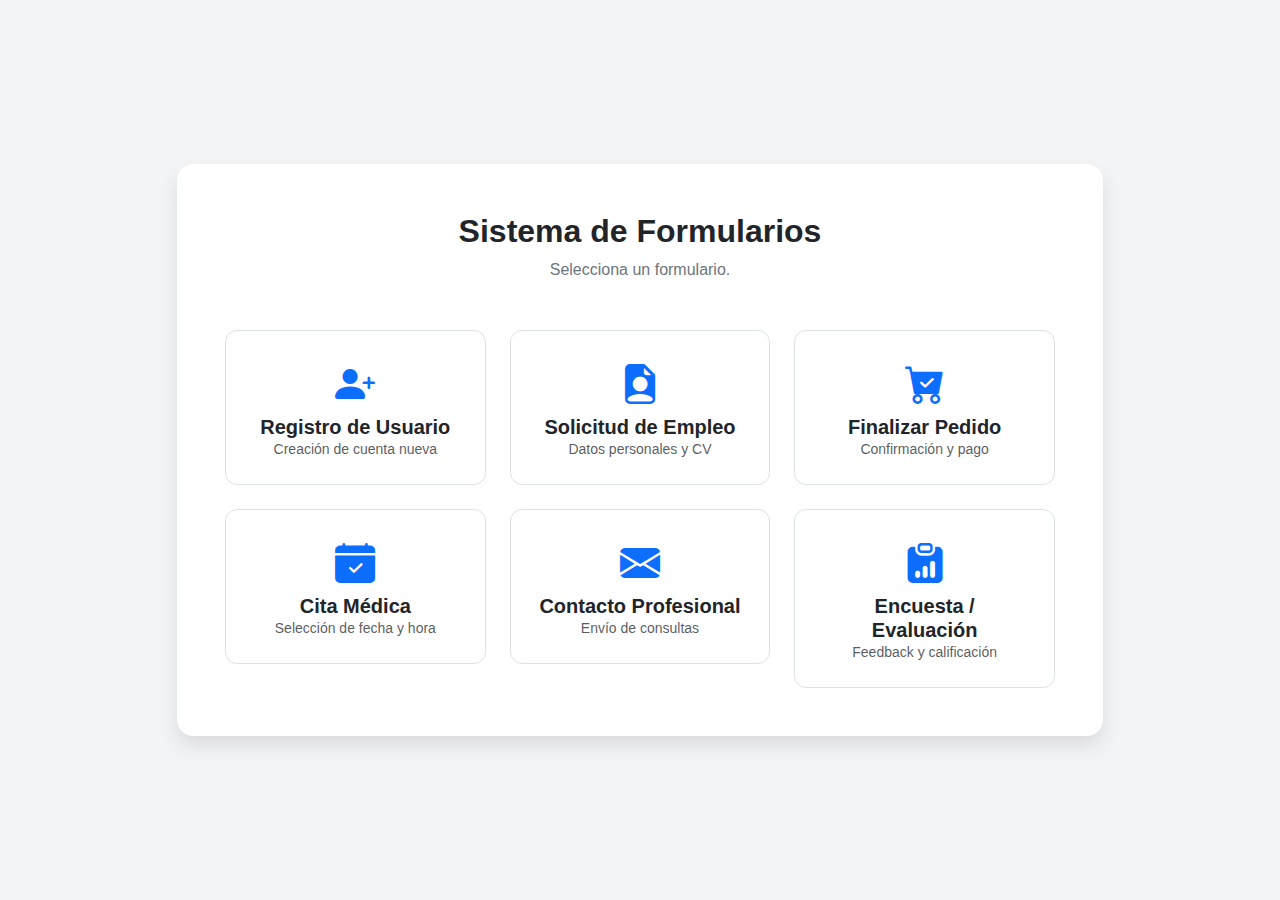
<file: index.html>
<!DOCTYPE html>
<html lang="es">
<head>
    <meta charset="UTF-8">
    <meta name="viewport" content="width=device-width, initial-scale=1.0">
    <title>Menú Principal de Formularios</title>
    <link href="https://cdn.jsdelivr.net/npm/bootstrap@5.3.3/dist/css/bootstrap.min.css" rel="stylesheet" crossorigin="anonymous">

    <!-- Iconos de Bootstrap -->
    <link rel="stylesheet" href="https://cdn.jsdelivr.net/npm/bootstrap-icons@1.11.3/font/bootstrap-icons.min.css">
    <link rel="stylesheet" href="css/menu.css">

</head>
<body class="d-flex align-items-center justify-content-center min-vh-100 p-4">
<header>
    
</header>
   
    <div class="container">
        <div class="row justify-content-center">
            <div class="col-12 col-xl-10">
                <div class="menu-card">

                 
                    <h1 class="h2 fw-bold text-dark text-center mb-2">
                        Sistema de Formularios
                    </h1>
                    <p class="text-center text-secondary mb-5">
                        Selecciona un formulario.
                    </p>

                   
                    <div class="row row-cols-1 row-cols-md-2 row-cols-lg-3 g-4">
                        
                        <div class="col">
                            <a href="views/formulario_registro.html" class="link-card text-center">
                                <div class="link-card-body">
                                    <i class="bi bi-person-plus-fill icon-box"></i>
                                    <h5 class="fw-bold mb-0 text-dark">Registro de Usuario</h5>
                                    <p class="small text-muted mb-0">Creación de cuenta nueva</p>
                                </div>
                            </a>
                        </div>

                        <div class="col">
                            <a href="views/formulario_solicitud_empleo.html" class="link-card text-center">
                                <div class="link-card-body">
                                    <i class="bi bi-file-earmark-person-fill icon-box"></i>
                                    <h5 class="fw-bold mb-0 text-dark">Solicitud de Empleo</h5>
                                    <p class="small text-muted mb-0">Datos personales y CV</p>
                                </div>
                            </a>
                        </div>

                        <div class="col">
                            <a href="views/formulario_pedido.html" class="link-card text-center">
                                <div class="link-card-body">
                                    <i class="bi bi-cart-check-fill icon-box"></i>
                                    <h5 class="fw-bold mb-0 text-dark">Finalizar Pedido</h5>
                                    <p class="small text-muted mb-0">Confirmación y pago</p>
                                </div>
                            </a>
                        </div>

                        <div class="col">
                            <a href="views/citamedica.html" class="link-card text-center">
                                <div class="link-card-body">
                                    <i class="bi bi-calendar-check-fill icon-box"></i>
                                    <h5 class="fw-bold mb-0 text-dark">Cita Médica</h5>
                                    <p class="small text-muted mb-0">Selección de fecha y hora</p>
                                </div>
                            </a>
                        </div>

                        <div class="col">
                            <a href="views/formulario_contacto.html" class="link-card text-center">
                                <div class="link-card-body">
                                    <i class="bi bi-envelope-fill icon-box"></i>
                                    <h5 class="fw-bold mb-0 text-dark">Contacto Profesional</h5>
                                    <p class="small text-muted mb-0">Envío de consultas</p>
                                </div>
                            </a>
                        </div>

                        <div class="col">
                            <a href="views/evaluacion.html" class="link-card text-center">
                                <div class="link-card-body">
                                    <i class="bi bi-clipboard-data-fill icon-box"></i>
                                    <h5 class="fw-bold mb-0 text-dark">Encuesta / Evaluación</h5>
                                    <p class="small text-muted mb-0">Feedback y calificación</p>
                                </div>
                            </a>
                        </div>
                        
                    </div>
                   

                </div>
            </div>
        </div>
    </div>
    
    <script src="https://cdn.jsdelivr.net/npm/bootstrap@5.3.3/dist/js/bootstrap.bundle.min.js" crossorigin="anonymous"></script>
</body>
</html>
</file>
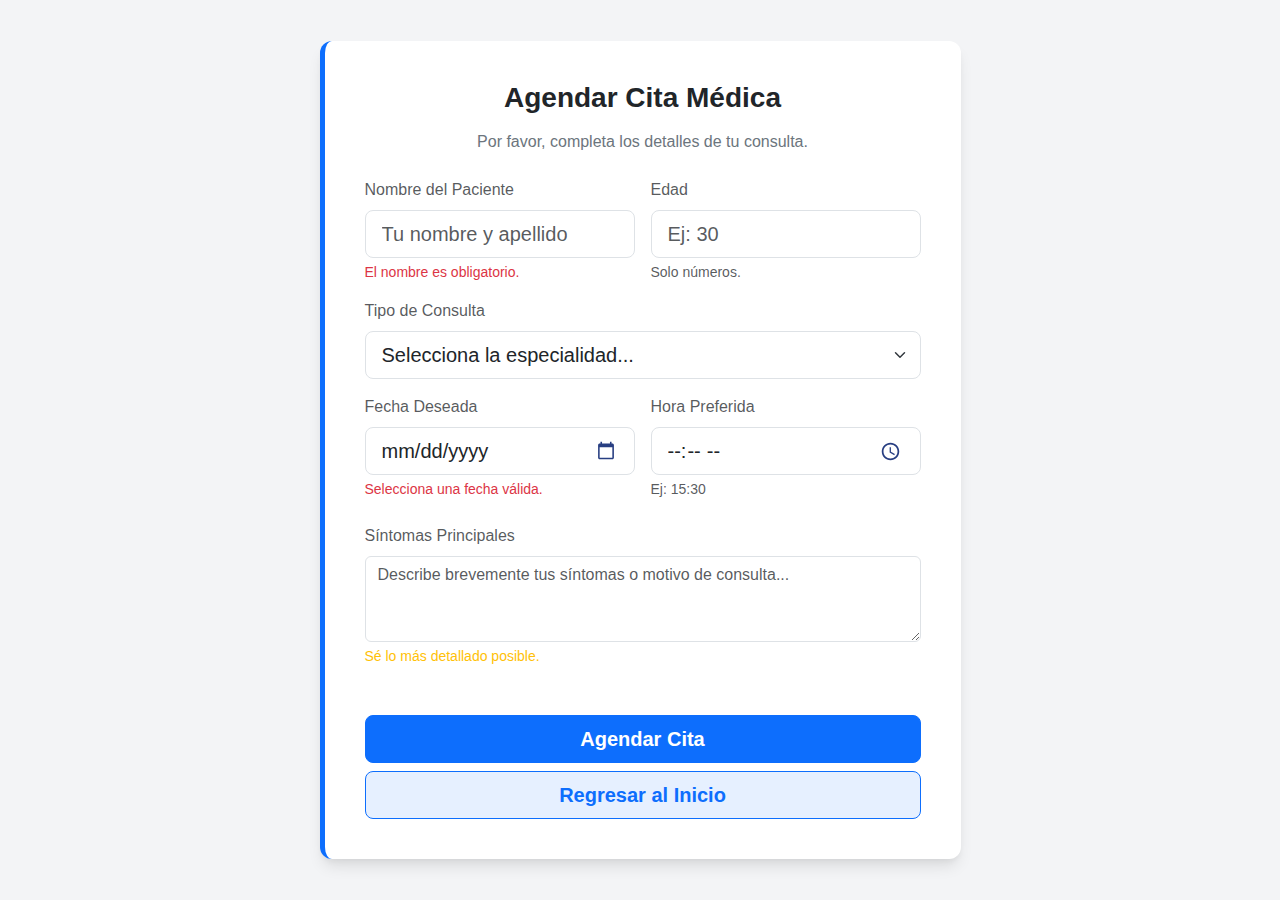
<file: views/citamedica.html>
<!DOCTYPE html>
<html lang="es">
<head>
    <meta charset="UTF-8">
    <meta name="viewport" content="width=device-width, initial-scale=1.0">
    <title>Cita Médica</title>
    
    <link href="https://cdn.jsdelivr.net/npm/bootstrap@5.3.3/dist/css/bootstrap.min.css" rel="stylesheet" crossorigin="anonymous">
    <link rel="stylesheet" href="../css/formularios.css">
</head>
<body class="d-flex align-items-center justify-content-center min-vh-100 p-4">
  
    <div class="container">
        <div class="row justify-content-center">
            <div class="col-12 col-md-8 col-lg-7">
                <div class="form-card">
                    
                    <h1 class="h3 fw-bold text-dark text-center mb-3">
                        Agendar Cita Médica
                    </h1>
                    <p class="text-center text-secondary mb-4">
                        Por favor, completa los detalles de tu consulta.
                    </p>

                    <form action="#" method="POST">                     
                                         
                        <div class="row g-3 mb-3">                            

                            <div class="col-md-6">
                                <label for="nombre_paciente" class="form-label text-muted">Nombre del Paciente</label>
                                <input type="text" id="nombre_paciente" name="nombre_paciente" placeholder="Tu nombre y apellido" required
                                    class="form-control form-control-lg">
                                
                                <div class="invalid-feedback d-block text-danger small" style="display:none;">El nombre es obligatorio.</div>
                            </div>

                            <div class="col-md-6">
                                <label for="edad" class="form-label text-muted">Edad</label>
                                <input type="number" id="edad" name="edad" placeholder="Ej: 30" min="1" max="120" required
                                    class="form-control form-control-lg">
                                <div class="form-text">Solo números.</div>
                            </div>

                        </div>
                    
            
                        <div class="mb-3">
                            <label for="tipo_consulta" class="form-label text-muted">Tipo de Consulta</label>
                            <select id="tipo_consulta" name="tipo_consulta" required
                                class="form-select form-select-lg">
                                <option value="">Selecciona la especialidad...</option>
                                <option value="medicina_general">Medicina General</option>
                                <option value="pediatria">Pediatría</option>
                                <option value="cardiologia">Cardiología</option>
                                <option value="dermatologia">Dermatología</option>
                                <option value="otro">Otro / Control</option>
                            </select>
                        </div>
                        
                    
                        
                        <div class="row g-3 mb-4">
                                                       
                            <div class="col-md-6">
                                <label for="fecha" class="form-label text-muted">Fecha Deseada</label>
                                <input type="date" id="fecha" name="fecha" required
                                    class="form-control form-control-lg">
                                
                                <div class="invalid-feedback d-block text-danger small" style="display:none;">Selecciona una fecha válida.</div>
                            </div>
                        
                           <div class="col-md-6">
                                <label for="hora" class="form-label text-muted">Hora Preferida</label>
                                <input type="time" id="hora" name="hora" required
                                    class="form-control form-control-lg">
                                <div class="form-text">Ej: 15:30</div>
                            </div>
                        </div>

                        
                        <div class="mb-5">
                            <label for="sintomas" class="form-label text-muted">Síntomas Principales</label>
                            <textarea id="sintomas" name="sintomas" rows="3" placeholder="Describe brevemente tus síntomas o motivo de consulta..." required
                                class="form-control"></textarea>
                            
                            <div class="form-text text-warning">Sé lo más detallado posible.</div>
                        </div>
                        
                        
                        <div class="d-grid gap-2">
                            <button type="submit"
                                class="btn btn-custom-primary btn-lg">
                                Agendar Cita
                            </button>
                            <a href="../index.html" 
                               class="btn btn-custom-secondary btn-lg">
                                Regresar al Inicio
                            </a>
                        </div>
                    </form>

                </div>
            </div>
        </div>
    </div>

    <script src="https://cdn.jsdelivr.net/npm/bootstrap@5.3.3/dist/js/bootstrap.bundle.min.js" crossorigin="anonymous"></script>
</body>
</html>
</file>
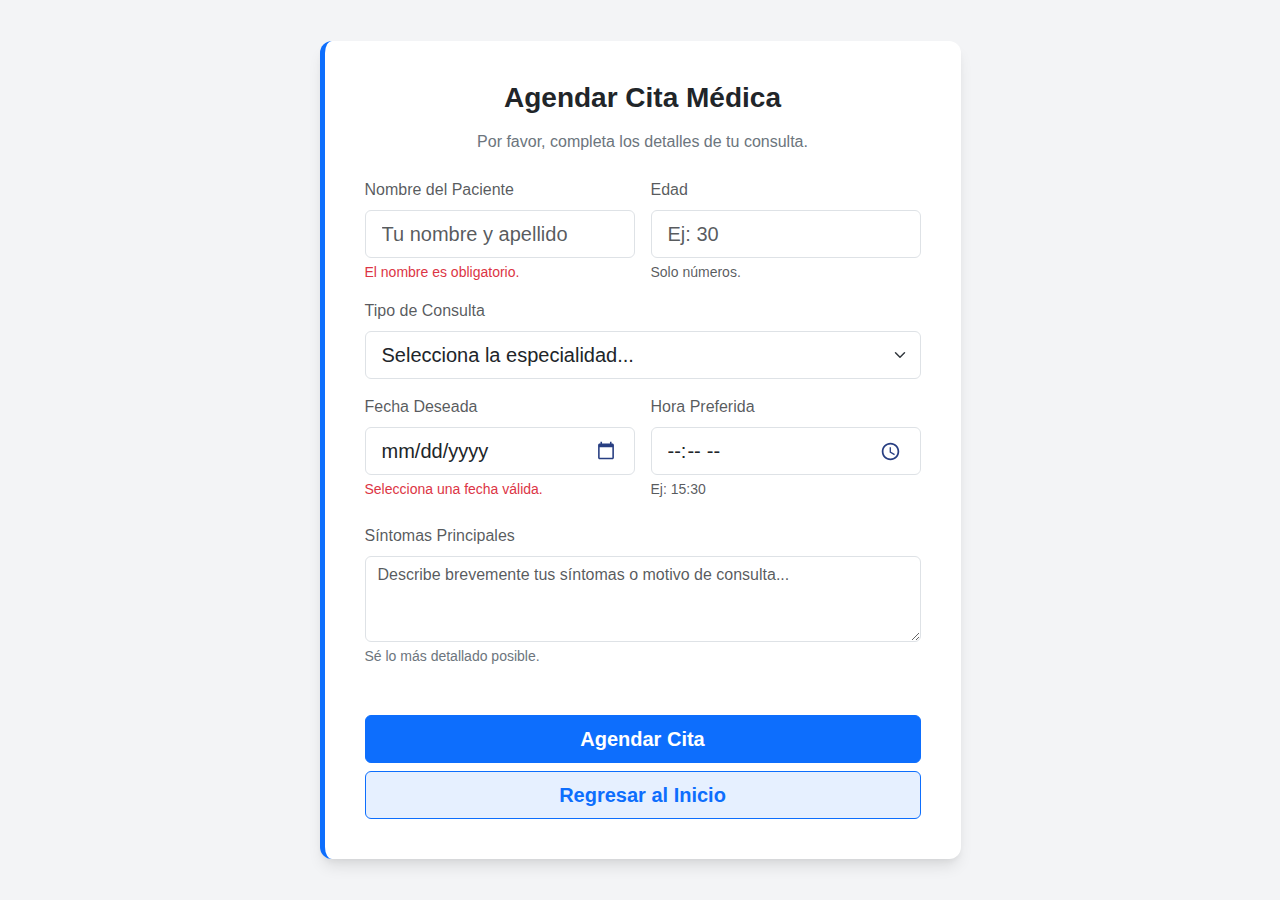
<file: views/evaluacion.html>
<!DOCTYPE html>
<html lang="es">
<head>
    <meta charset="UTF-8">
    <meta name="viewport" content="width=device-width, initial-scale=1.0">
    <title>Agendar Cita Médica</title>
    
    
    <link href="https://cdn.jsdelivr.net/npm/bootstrap@5.3.3/dist/css/bootstrap.min.css" rel="stylesheet" crossorigin="anonymous">
    <link rel="stylesheet" href="../css/formularios.css">
</head>
<body class="d-flex align-items-center justify-content-center min-vh-100 p-4">

    
    <div class="container">
        <div class="row justify-content-center">
            <div class="col-12 col-md-8 col-lg-7">
                <div class="form-card">

                    
                    <h1 class="h3 fw-bold text-dark text-center mb-3">
                        Agendar Cita Médica
                    </h1>
                    <p class="text-center text-secondary mb-4">
                        Por favor, completa los detalles de tu consulta.
                    </p>

                    <form action="#" method="POST">
                        
                        <div class="row g-3 mb-3">
                            <div class="col-md-6">
                                <label for="nombre_paciente" class="form-label text-muted">Nombre del Paciente</label>
                                <input type="text" id="nombre_paciente" name="nombre_paciente" placeholder="Tu nombre y apellido" required
                                    class="form-control form-control-lg rounded">
                                <div class="invalid-feedback d-block text-danger small" style="display:none;">El nombre es obligatorio.</div>
                            </div>

                            
                            <div class="col-md-6">
                                <label for="edad" class="form-label text-muted">Edad</label>
                                <input type="number" id="edad" name="edad" placeholder="Ej: 30" min="1" max="120" required
                                    class="form-control form-control-lg rounded">
                                <div class="form-text">Solo números.</div>
                            </div>
                        </div>
                        
                        
                        <div class="mb-3">
                            <label for="tipo_consulta" class="form-label text-muted">Tipo de Consulta</label>
                            <select id="tipo_consulta" name="tipo_consulta" required
                                class="form-select form-select-lg rounded">
                                <option value="">Selecciona la especialidad...</option>
                                <option value="medicina_general">Medicina General</option>
                                <option value="pediatria">Pediatría</option>
                                <option value="cardiologia">Cardiología</option>
                                <option value="dermatologia">Dermatología</option>
                                <option value="otro">Otro / Control</option>
                            </select>
                        </div>
                        
                        
                        <div class="row g-3 mb-4">
                            <div class="col-md-6">
                                <label for="fecha" class="form-label text-muted">Fecha Deseada</label>
                                <input type="date" id="fecha" name="fecha" required
                                    class="form-control form-control-lg rounded">
                                <div class="invalid-feedback d-block text-danger small" style="display:none;">Selecciona una fecha válida.</div>
                            </div>

                            
                            <div class="col-md-6">
                                <label for="hora" class="form-label text-muted">Hora Preferida</label>
                                <input type="time" id="hora" name="hora" required
                                    class="form-control form-control-lg rounded">
                                <div class="form-text">Ej: 15:30</div>
                            </div>
                        </div>

                        
                        <div class="mb-5">
                            <label for="sintomas" class="form-label text-muted">Síntomas Principales</label>
                            <textarea id="sintomas" name="sintomas" rows="3" placeholder="Describe brevemente tus síntomas o motivo de consulta..." required
                                class="form-control rounded"></textarea>
                            
                            <div class="form-text text-secondary">Sé lo más detallado posible.</div>
                        </div>
                        
                        
                        <div class="d-grid gap-2">
                            <button type="submit"
                                class="btn btn-custom-primary btn-lg rounded">
                                Agendar Cita
                            </button>
                            <a href="../index.html" 
                                class="btn btn-custom-secondary btn-lg rounded">
                                Regresar al Inicio
                            </a>
                        </div>
                    </form>

                </div>
            </div>
        </div>
    </div>

    
    <script src="https://cdn.jsdelivr.net/npm/bootstrap@5.3.3/dist/js/bootstrap.bundle.min.js" crossorigin="anonymous"></script>
</body>
</html>
</file>
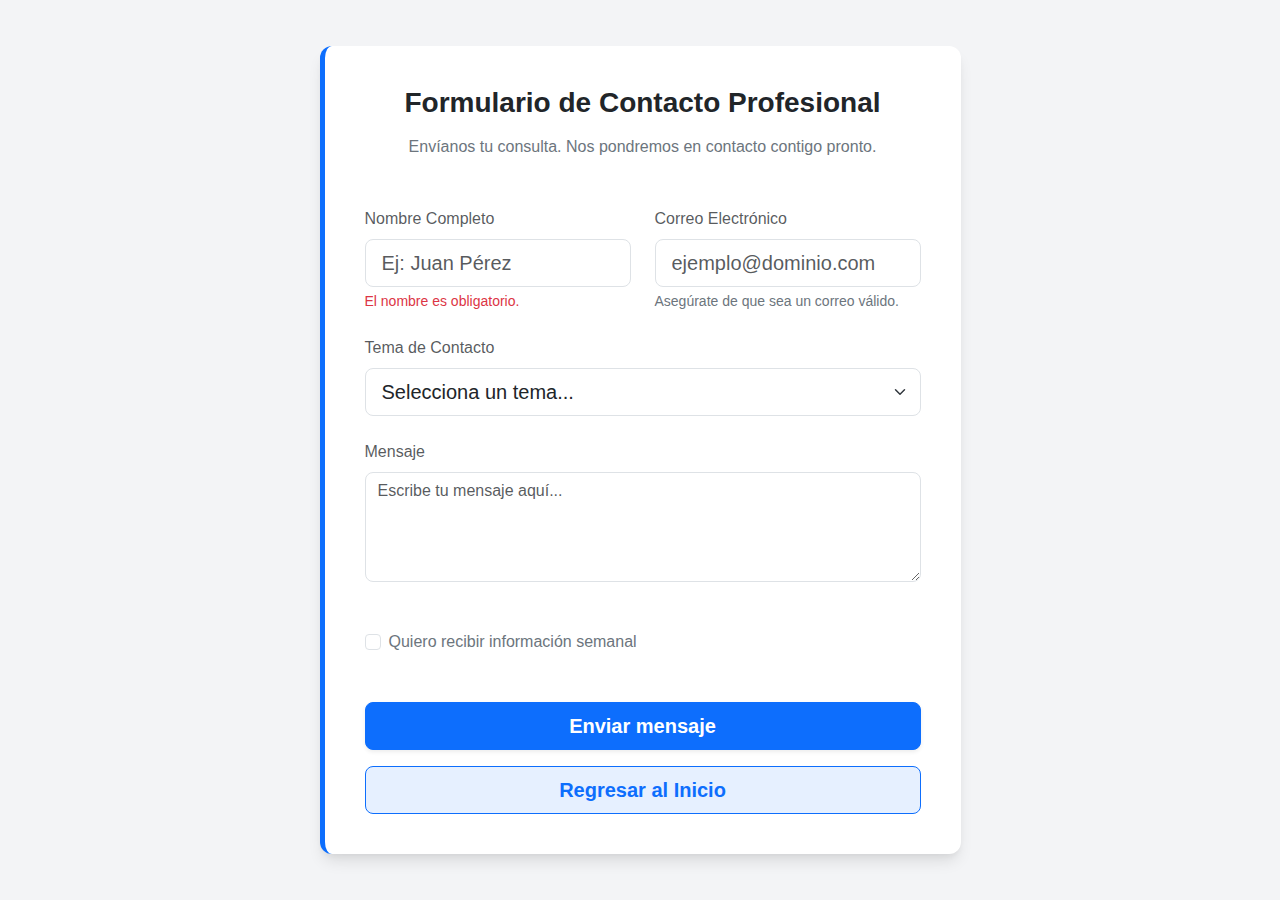
<file: views/formulario_contacto.html>
<!DOCTYPE html>
<html lang="es">
<head>
    <meta charset="UTF-8">
    <meta name="viewport" content="width=device-width, initial-scale=1.0">
    <title>Contacto Profesional</title>
    
  
    <link href="https://cdn.jsdelivr.net/npm/bootstrap@5.3.3/dist/css/bootstrap.min.css" rel="stylesheet" crossorigin="anonymous">
    <link rel="stylesheet" href="../css/formularios.css">
</head>
<body class="d-flex align-items-center justify-content-center min-vh-100 p-4">

    <div class="container">
        <div class="row justify-content-center">
             <div class="col-12 col-md-8 col-lg-7">
                <div class="form-card">

                    <h1 class="h3 fw-bold text-dark text-center mb-3">
                        Formulario de Contacto Profesional
                    </h1>
                    <p class="text-center text-secondary mb-5">
                        Envíanos tu consulta. Nos pondremos en contacto contigo pronto.
                    </p>

                    <form id="contactForm" class="needs-validation" novalidate>
                        <div class="row g-4 mb-4">
                            
                            
                            <div class="col-md-6">
                                <label for="nombre_completo" class="form-label text-muted fw-medium">Nombre Completo</label>
                                <input type="text" id="nombre_completo" name="nombre_completo" placeholder="Ej: Juan Pérez" required
                                    class="form-control form-control-lg rounded-3">
                                <div class="invalid-feedback">
                                    Por favor, ingresa tu nombre completo.
                                </div>
                                <div class="invalid-feedback d-block text-danger small" style="display:none;">El nombre es obligatorio.</div>
                            </div>

                            <div class="col-md-6">
                                <label for="correo" class="form-label text-muted fw-medium">Correo Electrónico</label>
                                <input type="email" id="correo" name="correo" placeholder="ejemplo@dominio.com" required
                                    class="form-control form-control-lg rounded-3">
                                <div class="invalid-feedback">
                                    El formato del correo electrónico no es válido.
                                </div>
                                <div class="form-text text-secondary">Asegúrate de que sea un correo válido.</div>
                            </div>
                        </div>
                        
                   
                        <div class="mb-4">
                            <label for="tema" class="form-label text-muted fw-medium">Tema de Contacto</label>
                            <select id="tema" name="tema" required
                                class="form-select form-select-lg rounded-3">
                                <option value="" disabled selected>Selecciona un tema...</option>
                                <option value="soporte">Soporte Técnico</option>
                                <option value="ventas">Consulta de Ventas</option>
                                <option value="general">Información General</option>
                                <option value="otro">Otro</option>
                            </select>
                            <div class="invalid-feedback">
                                Por favor, selecciona un tema.
                            </div>
                        </div>

                      
                        <div class="mb-5">
                            <label for="mensaje" class="form-label text-muted fw-medium">Mensaje</label>
                            <textarea id="mensaje" name="mensaje" rows="4" placeholder="Escribe tu mensaje aquí..." required
                                class="form-control rounded-3"></textarea>
                            <div class="invalid-feedback">
                                El mensaje no puede estar vacío.
                            </div>
                            <div class="form-text text-success d-none" id="mensaje-valid">¡Mensaje listo para enviar!</div>
                        </div>

                       
                        <div class="form-check mb-5">
                            <input class="form-check-input" type="checkbox" value="" id="newsletter" name="newsletter">
                            <label class="form-check-label text-secondary" for="newsletter">
                                Quiero recibir información semanal
                            </label>
                        </div>

                  
                        <div class="d-grid gap-3">
                            <button type="submit"
                                class="btn btn-custom-primary btn-lg rounded-3 shadow-sm">
                                Enviar mensaje
                            </button>
                            <a href="../index.html" 
                               class="btn btn-custom-secondary btn-lg">
                                Regresar al Inicio
                            </a>
                        </div>
                    </form>

                </div>
            </div>
        </div>
    </div>

   
    <div class="modal fade" id="successModal" tabindex="-1" aria-labelledby="successModalLabel" aria-hidden="true">
        <div class="modal-dialog modal-dialog-centered">
            <div class="modal-content border-0 rounded-4 shadow-lg">
                <div class="modal-body p-4 text-center">
                    <svg class="mb-3" style="color: var(--bs-primary-color);" width="50" height="50" viewBox="0 0 24 24" fill="none" stroke="currentColor" stroke-width="2" stroke-linecap="round" stroke-linejoin="round">
                        <path d="M22 11.08V12a10 10 0 1 1-5.93-9.14"></path>
                        <polyline points="22 4 12 14.01 9 11.01"></polyline>
                    </svg>
                    <h5 class="modal-title fw-bold" id="successModalLabel">¡Mensaje Enviado!</h5>
                    <p class="text-secondary small mt-2">Tu consulta ha sido enviada con éxito. Nos pondremos en contacto contigo pronto.</p>
                </div>
                <div class="modal-footer justify-content-center border-0 p-3">
                    <button type="button" class="btn btn-custom-primary rounded-3" data-bs-dismiss="modal">Cerrar</button>
                </div>
            </div>
        </div>
    </div>


    <script src="https://cdn.jsdelivr.net/npm/bootstrap@5.3.3/dist/js/bootstrap.bundle.min.js" crossorigin="anonymous"></script>

</body>
</html>
</file>
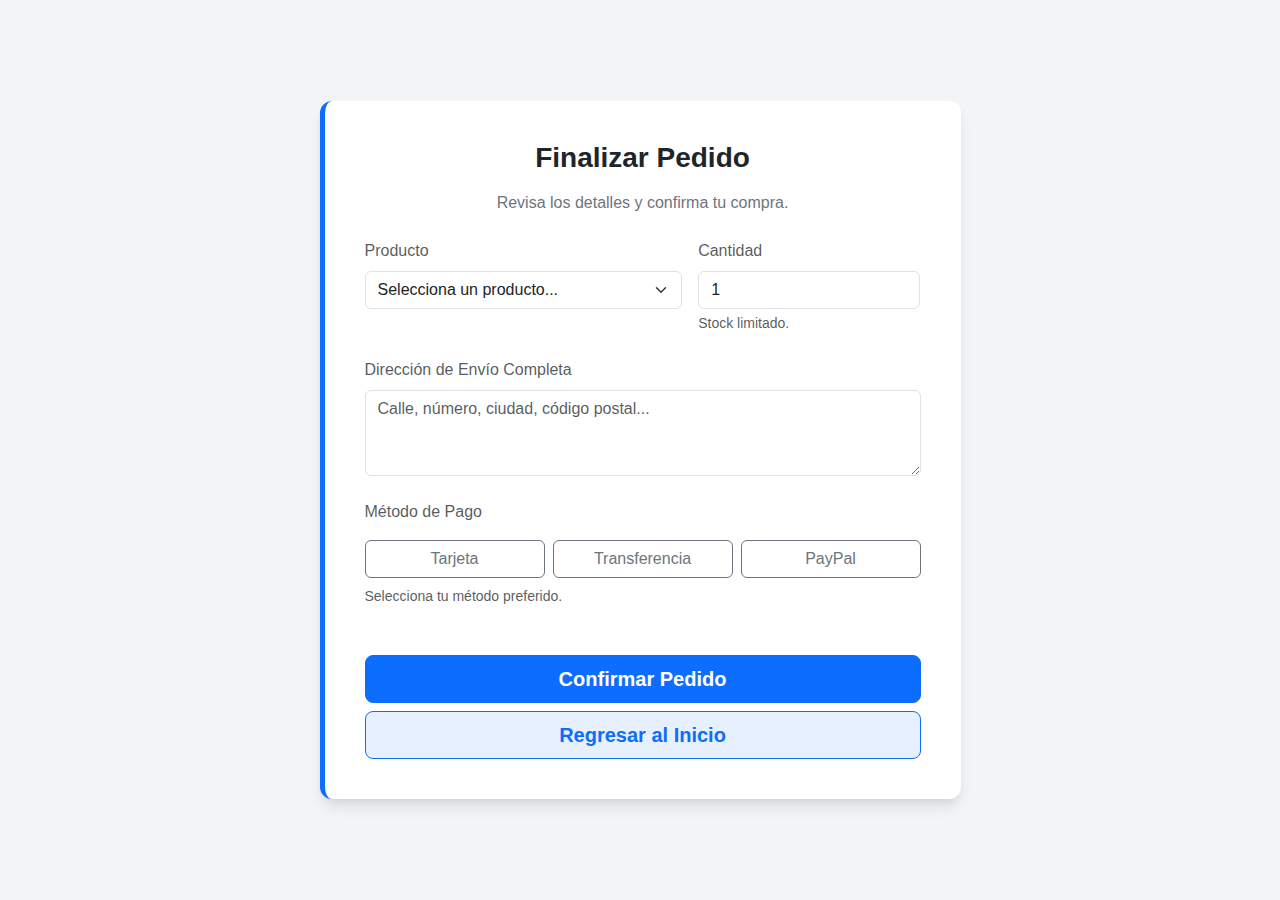
<file: views/formulario_pedido.html>
<!DOCTYPE html>
<html lang="es">
<head>
    <meta charset="UTF-8">
    <meta name="viewport" content="width=device-width, initial-scale=1.0">
    <title>Confirmación de Pedido</title>
    <link href="https://cdn.jsdelivr.net/npm/bootstrap@5.3.3/dist/css/bootstrap.min.css" rel="stylesheet" crossorigin="anonymous">
   <link rel="stylesheet" href="../css/formularios.css">
</head>
<body class="d-flex align-items-center justify-content-center min-vh-100 p-4">

    <div class="container">
        <div class="row justify-content-center">
             <div class="col-12 col-md-8 col-lg-7">
                <div class="form-card">

                    <h1 class="h3 fw-bold text-dark text-center mb-3">
                        Finalizar Pedido
                    </h1>
                    <p class="text-center text-secondary mb-4">
                        Revisa los detalles y confirma tu compra.
                    </p>

                    <form action="#" method="POST">
                        <div class="row g-3 mb-4">
                            
                            <div class="col-md-7">
                                <label for="producto" class="form-label text-muted">Producto</label>
                                <select id="producto" name="producto" required
                                    class="form-select">
                                    <option value="">Selecciona un producto...</option>
                                    <option value="libro">Libro: Crónicas del Silencio</option>
                                    <option value="camiseta">Camiseta de Algodón Premium</option>
                                    <option value="cafe">Bolsa de Café Especial</option>
                                    <option value="accesorio">Accesorio Electrónico</option>
                                </select>
                                <div class="invalid-feedback">Debes seleccionar un producto.</div>
                            </div>

                            <div class="col-md-5">
                                <label for="cantidad" class="form-label text-muted">Cantidad</label>
                                <input type="number" id="cantidad" name="cantidad" placeholder="Mínimo 1" min="1" max="100" value="1" required
                                    class="form-control">
                                <div class="form-text">Stock limitado.</div>
                            </div>

                        </div>
                        
                        <div class="mb-4">
                            <label for="direccion" class="form-label text-muted">Dirección de Envío Completa</label>
                            <textarea id="direccion" name="direccion" rows="3" placeholder="Calle, número, ciudad, código postal..." required
                                class="form-control"></textarea>
                        </div>

                        <div class="mb-5">
                            <label class="form-label text-muted mb-3 d-block">Método de Pago</label>
                            <div class="row g-2">
                                
                                <div class="col-4">
                                    <input type="radio" class="btn-check" name="metodo_pago" id="pago_tarjeta" value="tarjeta" required>
                                    <label class="btn btn-outline-custom w-100 btn-outline-secondary" for="pago_tarjeta">Tarjeta</label>
                                </div>

                           
                                <div class="col-4">
                                    <input type="radio" class="btn-check" name="metodo_pago" id="pago_transferencia" value="transferencia">
                                    <label class="btn btn-outline-custom w-100 btn-outline-secondary" for="pago_transferencia">Transferencia</label>
                                </div>

                              
                                <div class="col-4">
                                    <input type="radio" class="btn-check" name="metodo_pago" id="pago_paypal" value="paypal">
                                    <label class="btn btn-outline-custom w-100 btn-outline-secondary" for="pago_paypal">PayPal</label>
                                </div>
                            </div>
                            <div class="form-text mt-2">Selecciona tu método preferido.</div>
                        </div>
                        
                        
                        <div class="d-grid gap-2">
                            <button type="submit"
                                class="btn btn-custom-primary btn-lg">
                                Confirmar Pedido
                                
                            </button>
                            <a href="../index.html" 
                               class="btn btn-custom-secondary btn-lg">
                                Regresar al Inicio
                                </a>
                        </div>
                    </form>

                </div>
            </div>
        </div>
    </div>
    
   
    <script src="https://cdn.jsdelivr.net/npm/bootstrap@5.3.3/dist/js/bootstrap.bundle.min.js" crossorigin="anonymous"></script>
</body>
</html>
</file>
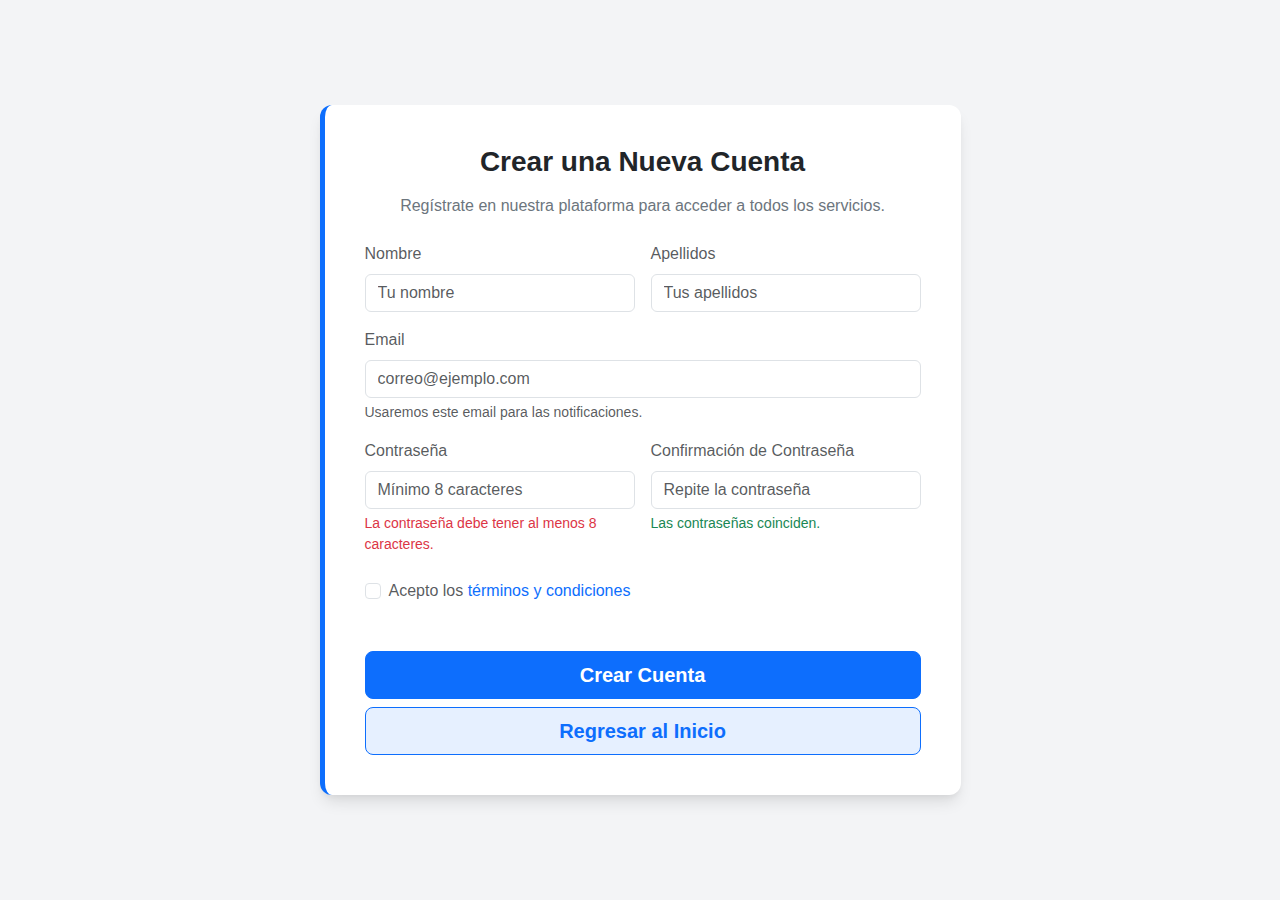
<file: views/formulario_registro.html>
<!DOCTYPE html>
<html lang="es">
<head>
    <meta charset="UTF-8">
    <meta name="viewport" content="width=device-width, initial-scale=1.0">
    <title>Registro de Usuario</title>
  
    <link href="https://cdn.jsdelivr.net/npm/bootstrap@5.3.3/dist/css/bootstrap.min.css" rel="stylesheet" crossorigin="anonymous">
     <link rel="stylesheet" href="../css/formularios.css">
</head>
<body class="d-flex align-items-center justify-content-center min-vh-100 p-4">


    <div class="container">
        <div class="row justify-content-center">
             <div class="col-12 col-md-8 col-lg-7">
                <div class="form-card">

                    <h1 class="h3 fw-bold text-dark text-center mb-3">
                        Crear una Nueva Cuenta
                    </h1>
                    <p class="text-center text-secondary mb-4">
                        Regístrate en nuestra plataforma para acceder a todos los servicios.
                    </p>

                    <form action="#" method="POST">
                        
                       
                        <div class="row g-3 mb-3">
                            
                            
                            <div class="col-md-6">
                                <label for="nombre" class="form-label text-muted">Nombre</label>
                                <input type="text" id="nombre" name="nombre" placeholder="Tu nombre" required
                                    class="form-control">
                            </div>

                           
                            <div class="col-md-6">
                                <label for="apellidos" class="form-label text-muted">Apellidos</label>
                                <input type="text" id="apellidos" name="apellidos" placeholder="Tus apellidos" required
                                    class="form-control">
                            </div>
                        </div>
                        
                       
                        <div class="mb-3">
                            <label for="email" class="form-label text-muted">Email</label>
                            <input type="email" id="email" name="email" placeholder="correo@ejemplo.com" required
                                class="form-control">
                            <div class="form-text">Usaremos este email para las notificaciones.</div>
                        </div>

                       
                        <div class="row g-3 mb-4">
                            
                            <div class="col-md-6">
                                <label for="password" class="form-label text-muted">Contraseña</label>
                                <input type="password" id="password" name="password" required
                                    class="form-control" placeholder="Mínimo 8 caracteres">
                             
                                <div class="invalid-feedback d-block text-danger small">
                                    La contraseña debe tener al menos 8 caracteres.
                                </div>
                            </div>

                           
                            <div class="col-md-6">
                                <label for="confirm_password" class="form-label text-muted">Confirmación de Contraseña</label>
                                <input type="password" id="confirm_password" name="confirm_password" required
                                    class="form-control" placeholder="Repite la contraseña">
                             
                                <div class="valid-feedback d-block text-success small">
                                    Las contraseñas coinciden.
                                </div>
                            </div>
                        </div>

                      
                        <div class="mb-5 form-check">
                            <input id="terminos" name="terminos" type="checkbox" required
                                class="form-check-input">
                            <label for="terminos" class="form-check-label text-muted">
                                Acepto los <a href="#" class="text-decoration-none text-primary">términos y condiciones</a>
                            </label>
                        </div>

                      
                        <div class="d-grid gap-2">
                            <button type="submit"
                                class="btn btn-custom-primary btn-lg">
                                Crear Cuenta
                            </button>
                          
                            <a href="../index.html" 
                               class="btn btn-custom-secondary btn-lg">
                                Regresar al Inicio
                            </a>
                        </div>
                    </form>

                </div>
            </div>
        </div>
    </div>

   
    <script src="https://cdn.jsdelivr.net/npm/bootstrap@5.3.3/dist/js/bootstrap.bundle.min.js" crossorigin="anonymous"></script>
</body>
</html>
</file>
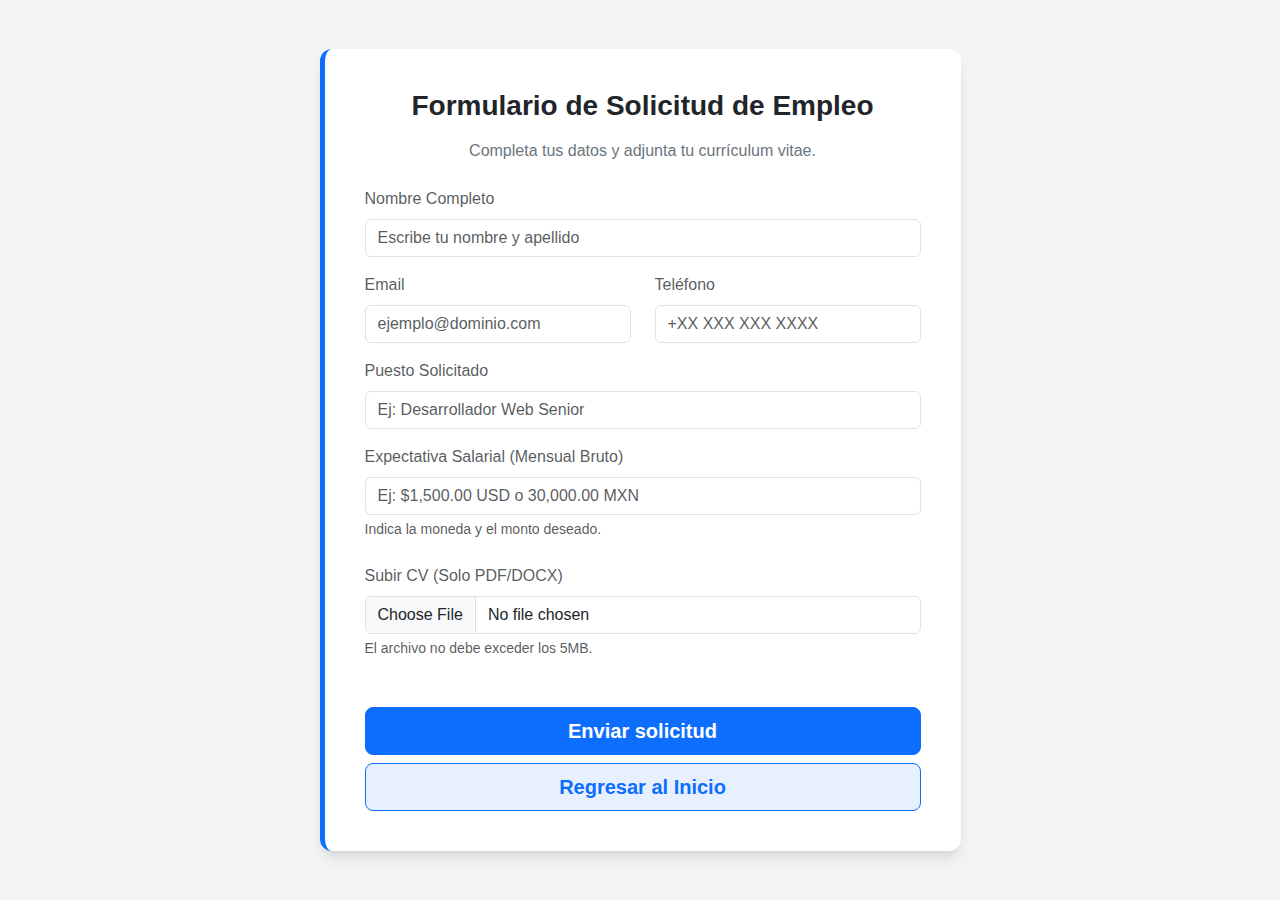
<file: views/formulario_solicitud_empleo.html>
<!DOCTYPE html>
<html lang="en">
<head>
    <meta charset="UTF-8">
    <meta name="viewport" content="width=device-width, initial-scale=1.0">
    <title>Solicitud de Empleo</title>
    
    <link href="https://cdn.jsdelivr.net/npm/bootstrap@5.3.3/dist/css/bootstrap.min.css" rel="stylesheet" xintegrity="sha384-QWTKZyjpPEjISv5WaRU9OFeRpok6YctnYmDr5pNlyT2bRjXh0JMhjY6hW+ALEwIH" crossorigin="anonymous">
    <link rel="stylesheet" href="../css/formularios.css">
</head>
<body class="d-flex align-items-center justify-content-center min-vh-100 p-4">


    <div class="container">
        <div class="row justify-content-center">
             <div class="col-12 col-md-8 col-lg-7">
                <div class="form-card">

               
                    <h1 class="h3 fw-bold text-dark text-center mb-3">
                        Formulario de Solicitud de Empleo
                    </h1>
                    <p class="text-center text-secondary mb-4">
                        Completa tus datos y adjunta tu currículum vitae.
                    </p>

                    <form action="#" method="POST" enctype="multipart/form-data">
                        
                     
                        <div class="mb-3">
                            <label for="nombre_completo" class="form-label text-muted">Nombre Completo</label>
                            <input type="text" id="nombre_completo" name="nombre_completo" placeholder="Escribe tu nombre y apellido" required
                                class="form-control">
                        </div>

                        
                        <div class="row mb-3">
                           
                            <div class="col-md-6">
                                <label for="email" class="form-label text-muted">Email</label>
                                <input type="email" id="email" name="email" placeholder="ejemplo@dominio.com" required
                                    class="form-control">
                            </div>
                           
                            <div class="col-md-6">
                                <label for="telefono" class="form-label text-muted">Teléfono</label>
                                <input type="tel" id="telefono" name="telefono" placeholder="+XX XXX XXX XXXX"
                                    class="form-control">
                            </div>
                        </div>

                       
                        <div class="mb-3">
                            <label for="puesto_solicitado" class="form-label text-muted">Puesto Solicitado</label>
                            <input type="text" id="puesto_solicitado" name="puesto_solicitado" placeholder="Ej: Desarrollador Web Senior" required
                                class="form-control">
                        </div>

                        
                        <div class="mb-4">
                            <label for="expectativa_salarial" class="form-label text-muted">Expectativa Salarial (Mensual Bruto)</label>
                            <input type="text" id="expectativa_salarial" name="expectativa_salarial" placeholder="Ej: $1,500.00 USD o 30,000.00 MXN"
                                class="form-control">
                            <div class="form-text">Indica la moneda y el monto deseado.</div>
                        </div>
                        
                    
                        <div class="mb-5">
                            <label for="cv_file" class="form-label text-muted">Subir CV (Solo PDF/DOCX)</label>
                            <input class="form-control" type="file" id="cv_file" name="cv_file" accept=".pdf,.docx" required>
                            <div class="form-text">El archivo no debe exceder los 5MB.</div>
                        </div>
                        
                      
                       <div class="d-grid gap-2">
                            <button type="submit"
                                class="btn btn-custom-primary btn-lg">
                               Enviar solicitud
                            </button>
                            <a href="../index.html" 
                               class="btn btn-custom-secondary btn-lg">
                                Regresar al Inicio
                            </a>
                    </form>

                </div>
            </div>
        </div>
    </div>
    

    <script src="https://cdn.jsdelivr.net/npm/bootstrap@5.3.3/dist/js/bootstrap.bundle.min.js" xintegrity="sha384-YvpcrYf0tY3lHB60NNkmXc5s9fDVZLESaAA55NDzOxhy9GkcIdslK1eN7N6jIeHz" crossorigin="anonymous"></script>
</body>
</html>
</file>
<file: css/menu.css>
body {
    font-family: 'Helvetica Neue', Helvetica, Arial, sans-serif;
    background-color: #f3f4f6;
}


.menu-card {
    box-shadow: 0 10px 20px rgba(0, 0, 0, 0.1);
    border-radius: 1rem;
    background-color: white;
    padding: 3rem;
}

.link-card {
    border: 1px solid #dee2e6;
    border-radius: 0.75rem;
    transition: all 0.3s ease;
    text-decoration: none;
    color: inherit;
    overflow: hidden;
    display: block;
}
.link-card:hover {
    border-color: #0d6efd; 
    transform: translateY(-5px);
    box-shadow: 0 5px 15px rgba(13, 110, 253, 0.15);
}
.link-card-body {
    padding: 1.5rem;
}
.icon-box {
    font-size: 2.5rem;
    color: #0d6efd; 
    margin-bottom: 0.5rem;
}
</file>
<file: css/formularios.css>
:root {
    --bs-primary-color: #0d6efd; 
    --bs-primary-light: #e6f0ff; 
    --bs-primary-hover: #0b5ed7; 
}


body {
    font-family: 'Inter', sans-serif; 
    background-color: #f3f4f6;
}


.form-card {
    box-shadow: 0 10px 15px -3px rgba(0, 0, 0, 0.1), 0 4px 6px -2px rgba(0, 0, 0, 0.05);
    border-left: 5px solid var(--bs-primary-color);
    background-color: white;
   
    padding: 2.5rem; 
    border-radius: 0.75rem; 
}


.form-control:focus, .form-select:focus {
    border-color: var(--bs-primary-color);
    box-shadow: 0 0 0 0.25rem rgba(13, 110, 253, 0.25);
}


.btn-custom-primary {
    background-color: var(--bs-primary-color);
    border-color: var(--bs-primary-color);
    transition: all 0.2s ease-in-out;
    color: white;
    font-weight: 600;
}
.btn-custom-primary:hover {
    background-color: var(--bs-primary-hover);
    border-color: var(--bs-primary-hover);
    transform: translateY(-1px);
    color: white;
}


.btn-custom-secondary {
    color: var(--bs-primary-color);
    background-color: var(--bs-primary-light);
    border-color: var(--bs-primary-color);
    transition: all 0.2s ease-in-out;
    font-weight: 600;
}
.btn-custom-secondary:hover {
    background-color: #cce0ff;
    color: var(--bs-primary-hover);
    border-color: var(--bs-primary-hover);
    transform: translateY(-1px);
}


input[type="date"]::-webkit-calendar-picker-indicator,
input[type="time"]::-webkit-calendar-picker-indicator {
    cursor: pointer;
  
    filter: invert(0.2) sepia(1) saturate(5) hue-rotate(190deg);
}
</file>
